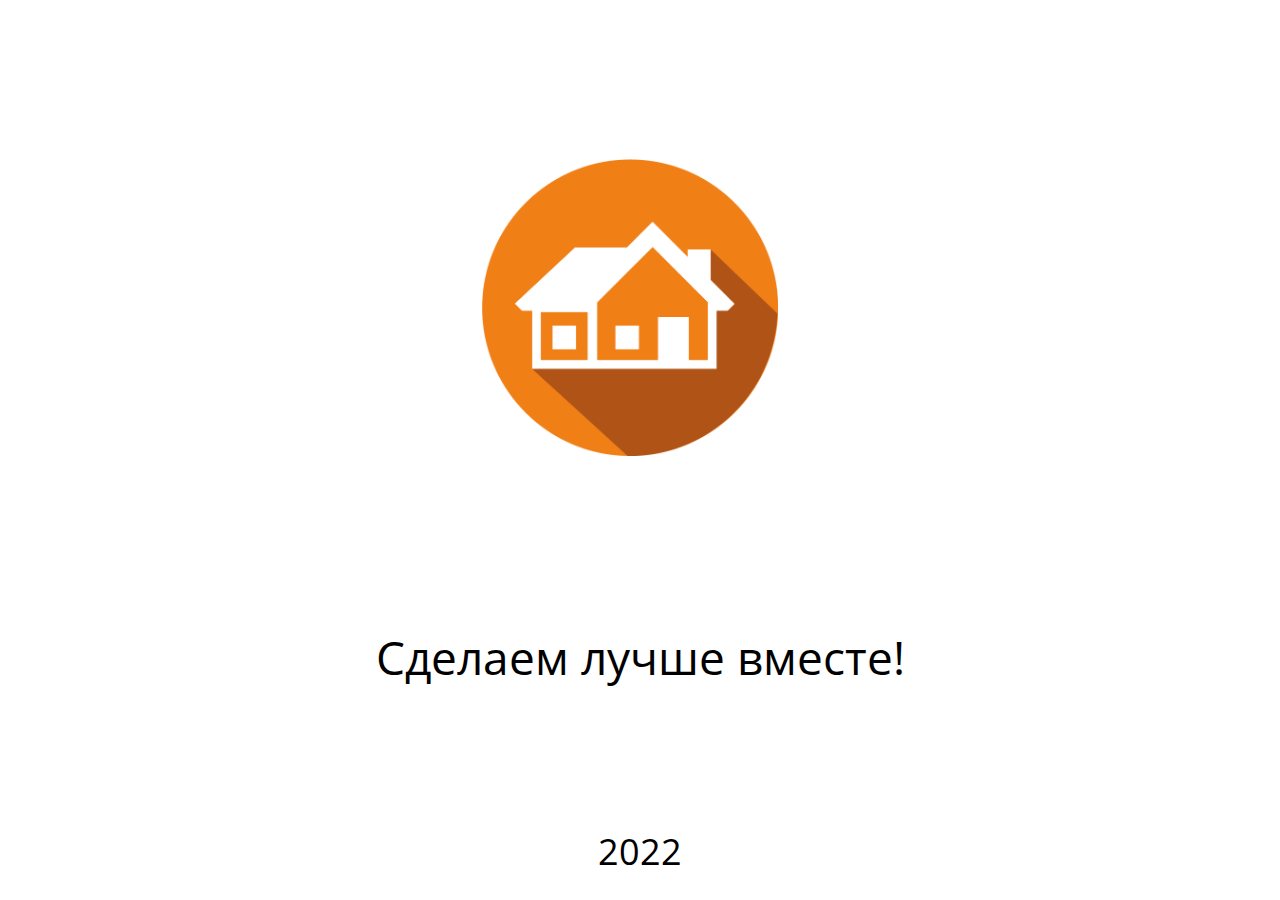
<file: index.html>
<!DOCTYPE html>
<html>

<head>
    <link rel="stylesheet" href="css/style.css">
    <script type="text/javascript">
        setTimeout('location.replace("index8.html")', 3000);
    </script>

    <noscript>
        <meta http-equiv="refresh" content="3; url=index2.html">
    </noscript>
</head>

<body>
    <div>
        <img id="logo" src="img/Vector.png">
        <p id="p">Сделаем лучше вместе!</p>
        <p id="year">2022</p>
    </div>
</body>

</html>
</file>
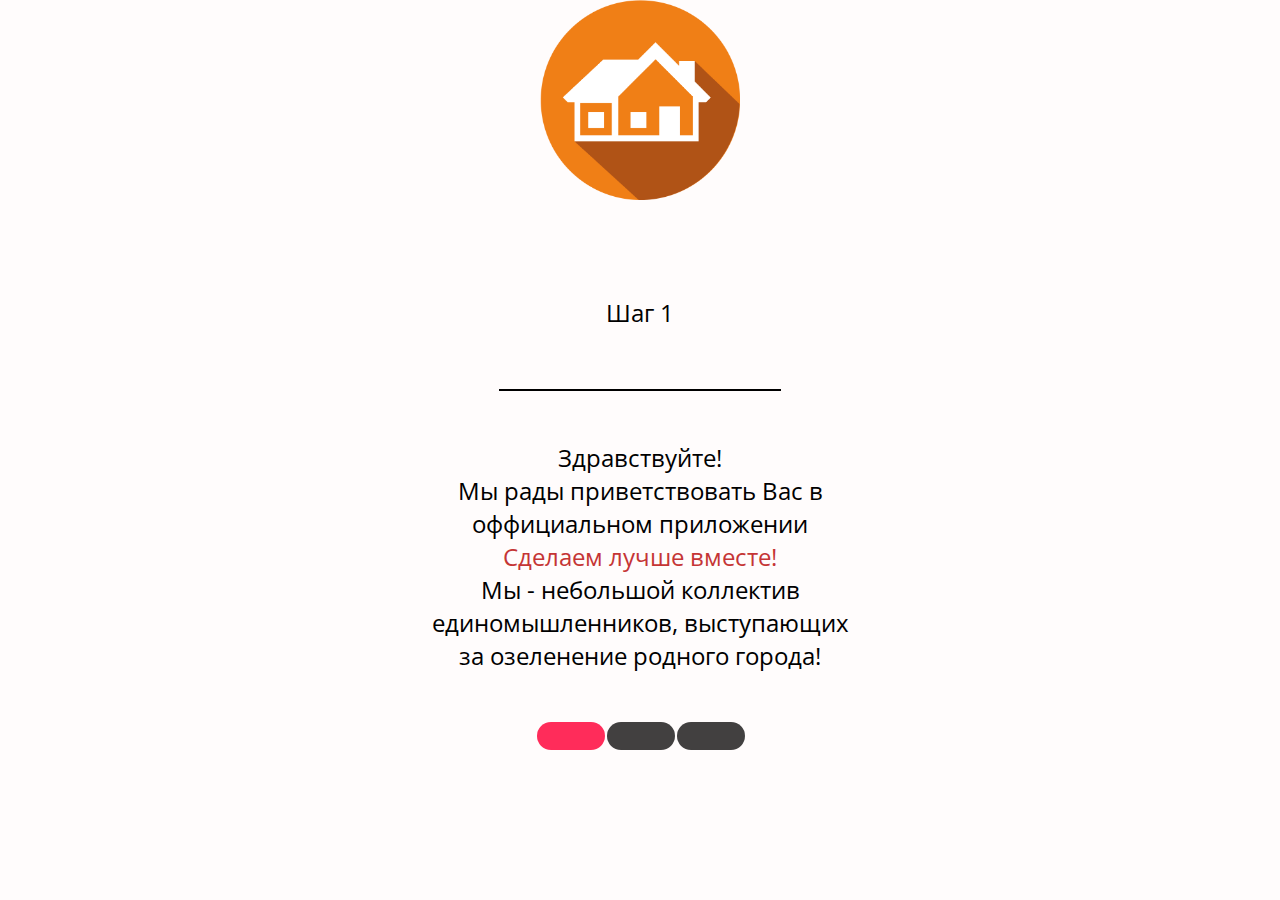
<file: index2.html>
<!DOCTYPE html>

<head>
    <link rel="stylesheet" href="css/style2.css">
</head>

<body>
    <img id="logo" src="./img/Vector.png">
    <p id="step1">Шаг 1</p>
    <div id="line"></div>
    <p id="main_text1">Здравствуйте!<br>Мы рады приветствовать Вас в<br>оффициальном приложении<br>
        <font color="#c53535">Сделаем лучше вместе! </font> <br> Мы - небольшой коллектив<br>
        единомышленников,
        выступающих
        <br>за озеленение родного города!
    </p>
    <div class="step_button">
        <button style="background: rgb(255, 44, 90);" id="but1" onclick="Ohran1()"></button>
        <button style="background: #424040" id="but2" onclick="Ohran2()"></button>
        <button style="background: #424040" id="but3" onclick="Ohran3()"></button>
        <script src="js/script.js"></script>
    </div>
</body>

</html>
</file>
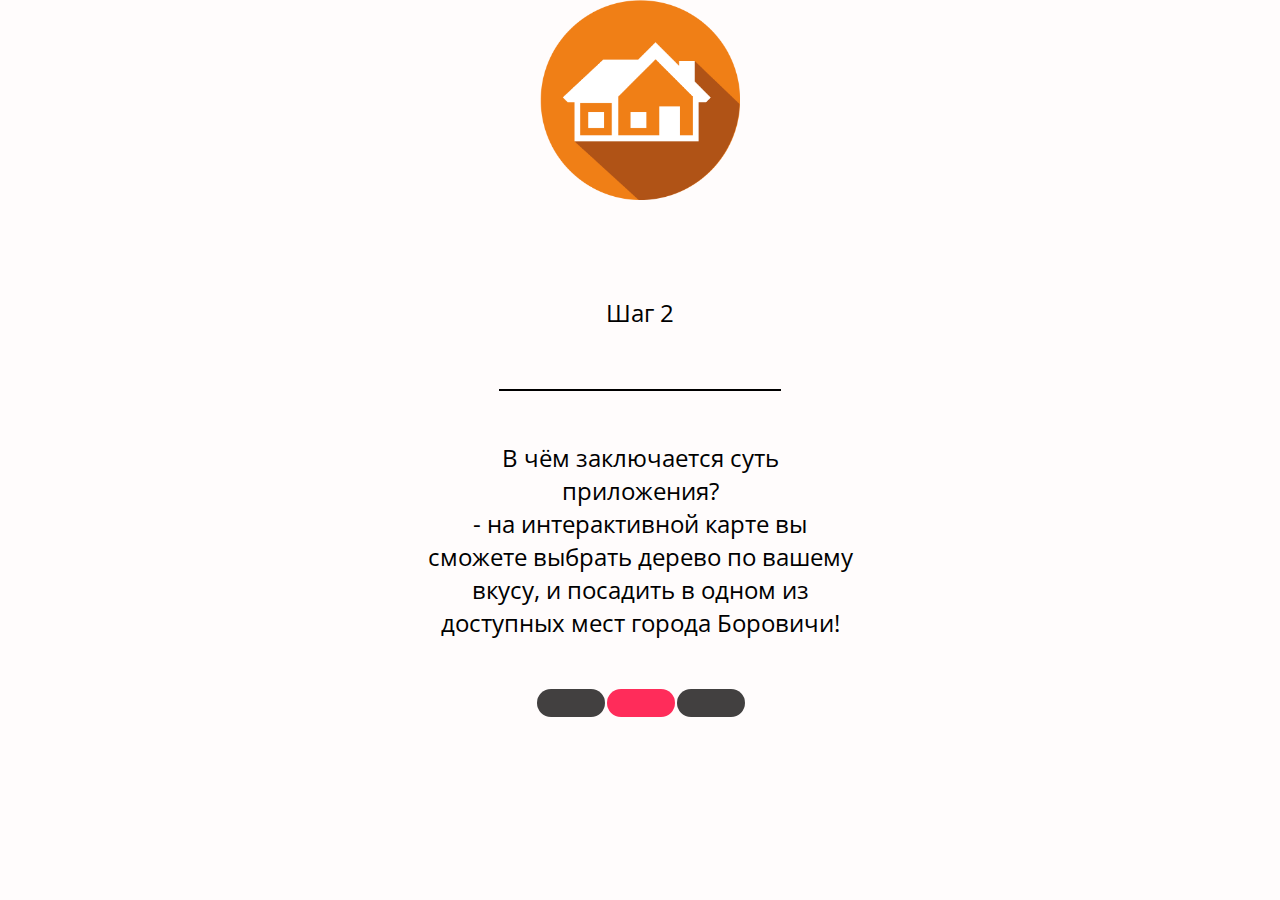
<file: index3.html>
<!DOCTYPE html>

<head>
    <link rel="stylesheet" href="css/style2.css">
</head>

<body>
    <img id="logo" src="./img/Vector.png">
    <p id="step1">Шаг 2</p>
    <div id="line"></div>
    <p id="main_text1">В чём заключается суть<br>приложения?<br>- на интерактивной карте вы<br>сможете выбрать дерево по
        вашему<br>вкусу, и посадить в одном из<br>доступных мест города Боровичи!</p>
    <div class="step_button">
        <button style="background: #424040 ;" id="but1" onclick="Ohran1()"></button>
        <button style="background: rgb(255, 44, 90);" id="but2" onclick="Ohran2()"></button>
        <button style="background: #424040" id="but3" onclick="Ohran3()"></button>
        <script src="js/script.js"></script>
    </div>
</body>

</html>
</file>
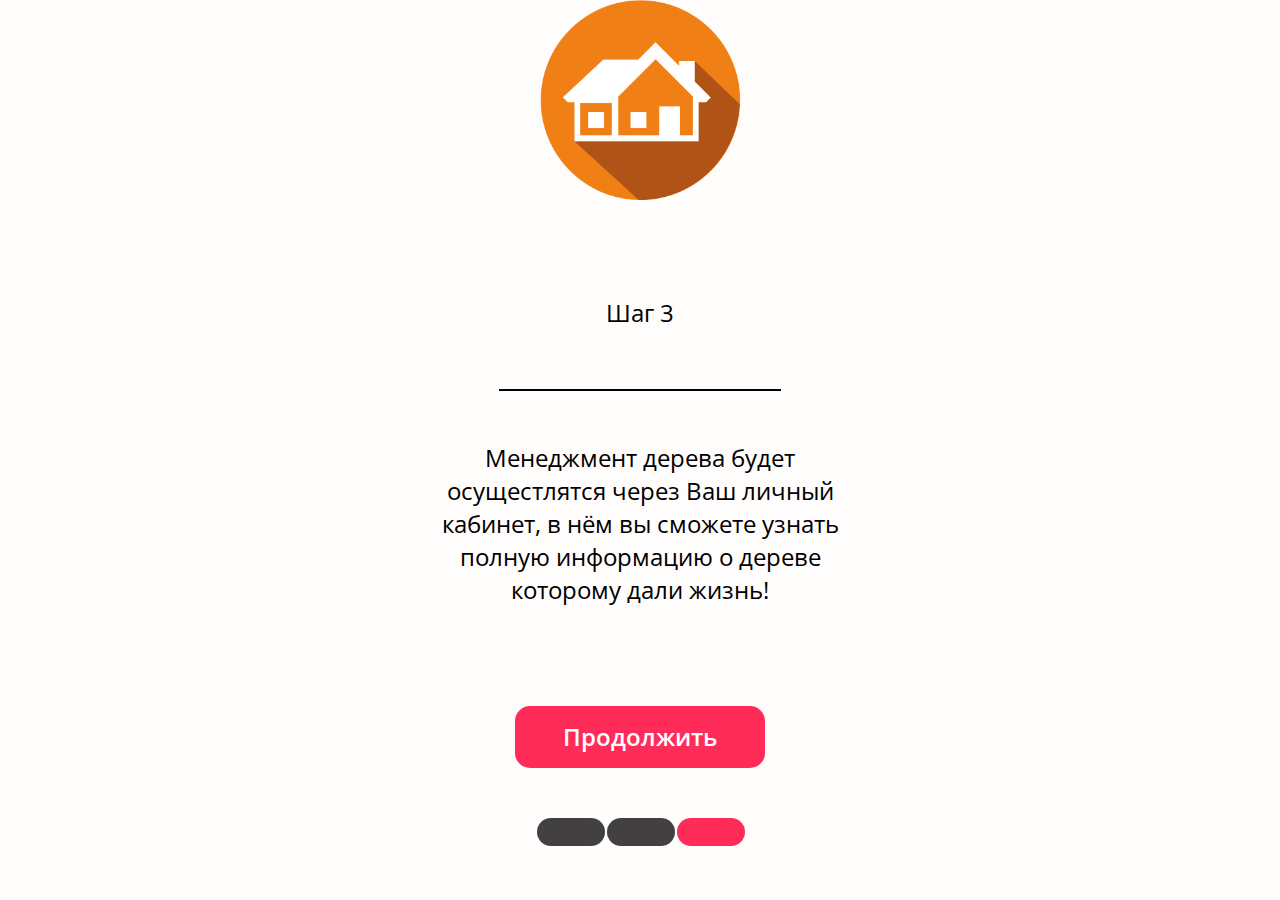
<file: index4.html>
<!DOCTYPE html>

<head>
    <link rel="stylesheet" href="css/style2.css">
</head>

<body>
    <img id="logo" src="./img/Vector.png">
    <p id="step1">Шаг 3</p>
    <div id="line"></div>
    <p id="main_text1">Менеджмент дерева будет<br>осущестлятся через Ваш личный<br>кабинет, в нём вы сможете узнать<br>
        полную информацию о дереве<br>которому дали жизнь!</p>
    <button id="but_cont" onclick="Ohran0()">
        <p id="but_text">Продолжить</p>
    </button>
    <div class="step_button">
        <button style="background: #424040 ;" id="but1" onclick="Ohran1()"></button>
        <button style="background: #424040" id="but2" onclick="Ohran2()"></button>
        <button style="background: rgb(255, 44, 90);" id="but3" onclick="Ohran3()"></button>
        <script src="js/script.js"></script>
    </div>
</body>

</html>
</file>
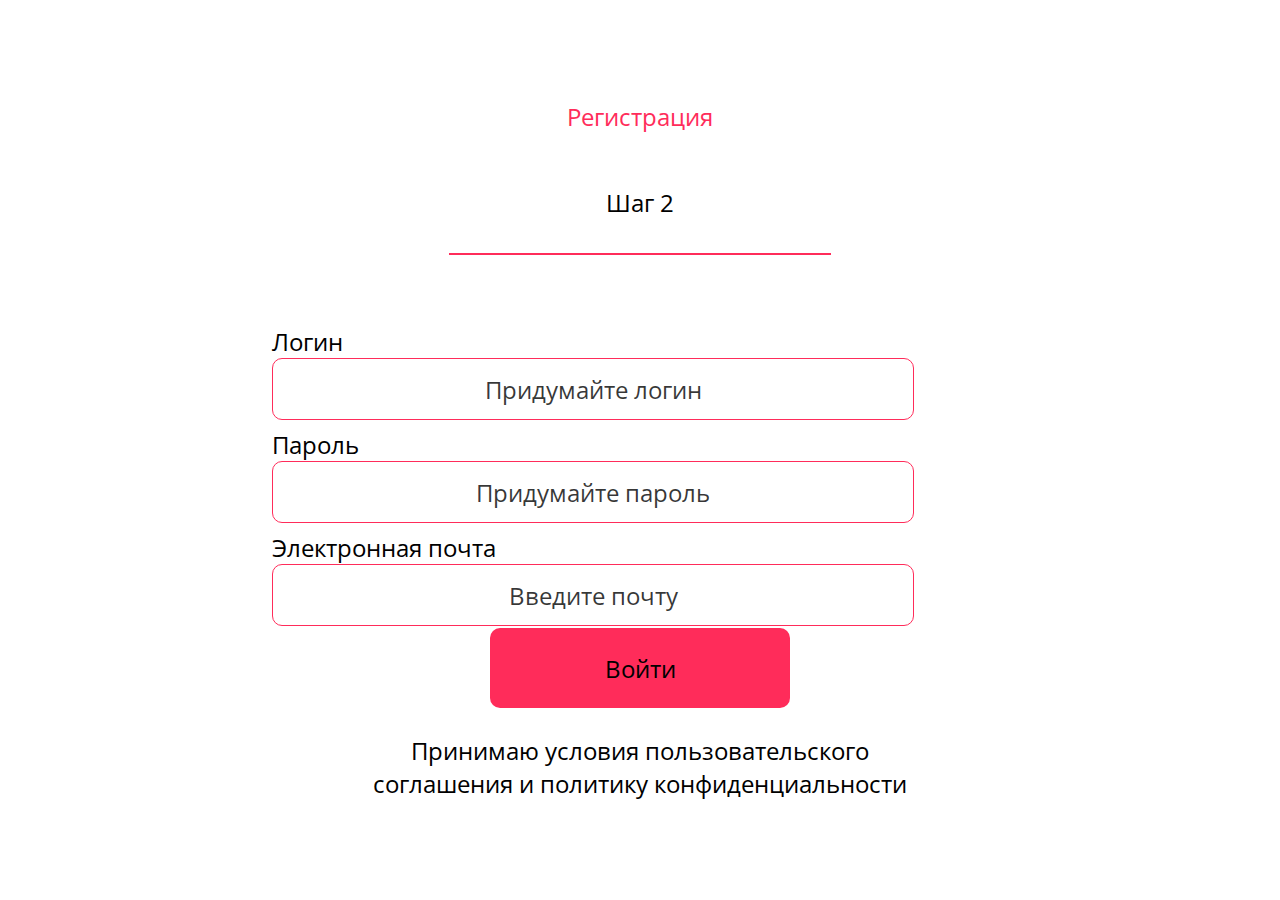
<file: index7.html>
<!DOCTYPE html>
<html>

<head>
    <link rel="stylesheet" href="css/style5.css">
</head>

<body>
    <div id="main_text">
        <p>Регистрация</p>
    </div>
    <div>
        <p id="step">Шаг 2</p>
        <div id="line"></div>
    </div>
    <div class="input">
        <p id="name">Логин</p>
        <input id="name_input" value="Придумайте логин" onclick="clean_input()">
        <p id="name">Пароль</p>
        <input id="name_input2_2" value="Придумайте пароль" onclick="clean_input2_2()">
        <p id="name">Электронная почта</p>
        <input id="name_input3" value="Введите почту" onclick="clean_input3()">
    </div>

    <button id="but_reg" onclick="Ohran6()">
        <p>Войти</p>
    </button>
    <p id="license">Принимаю условия пользовательского<br>соглашения и политику конфиденциальности</p>
    <script src="js/script.js"></script>
</body>

</html>
</file>
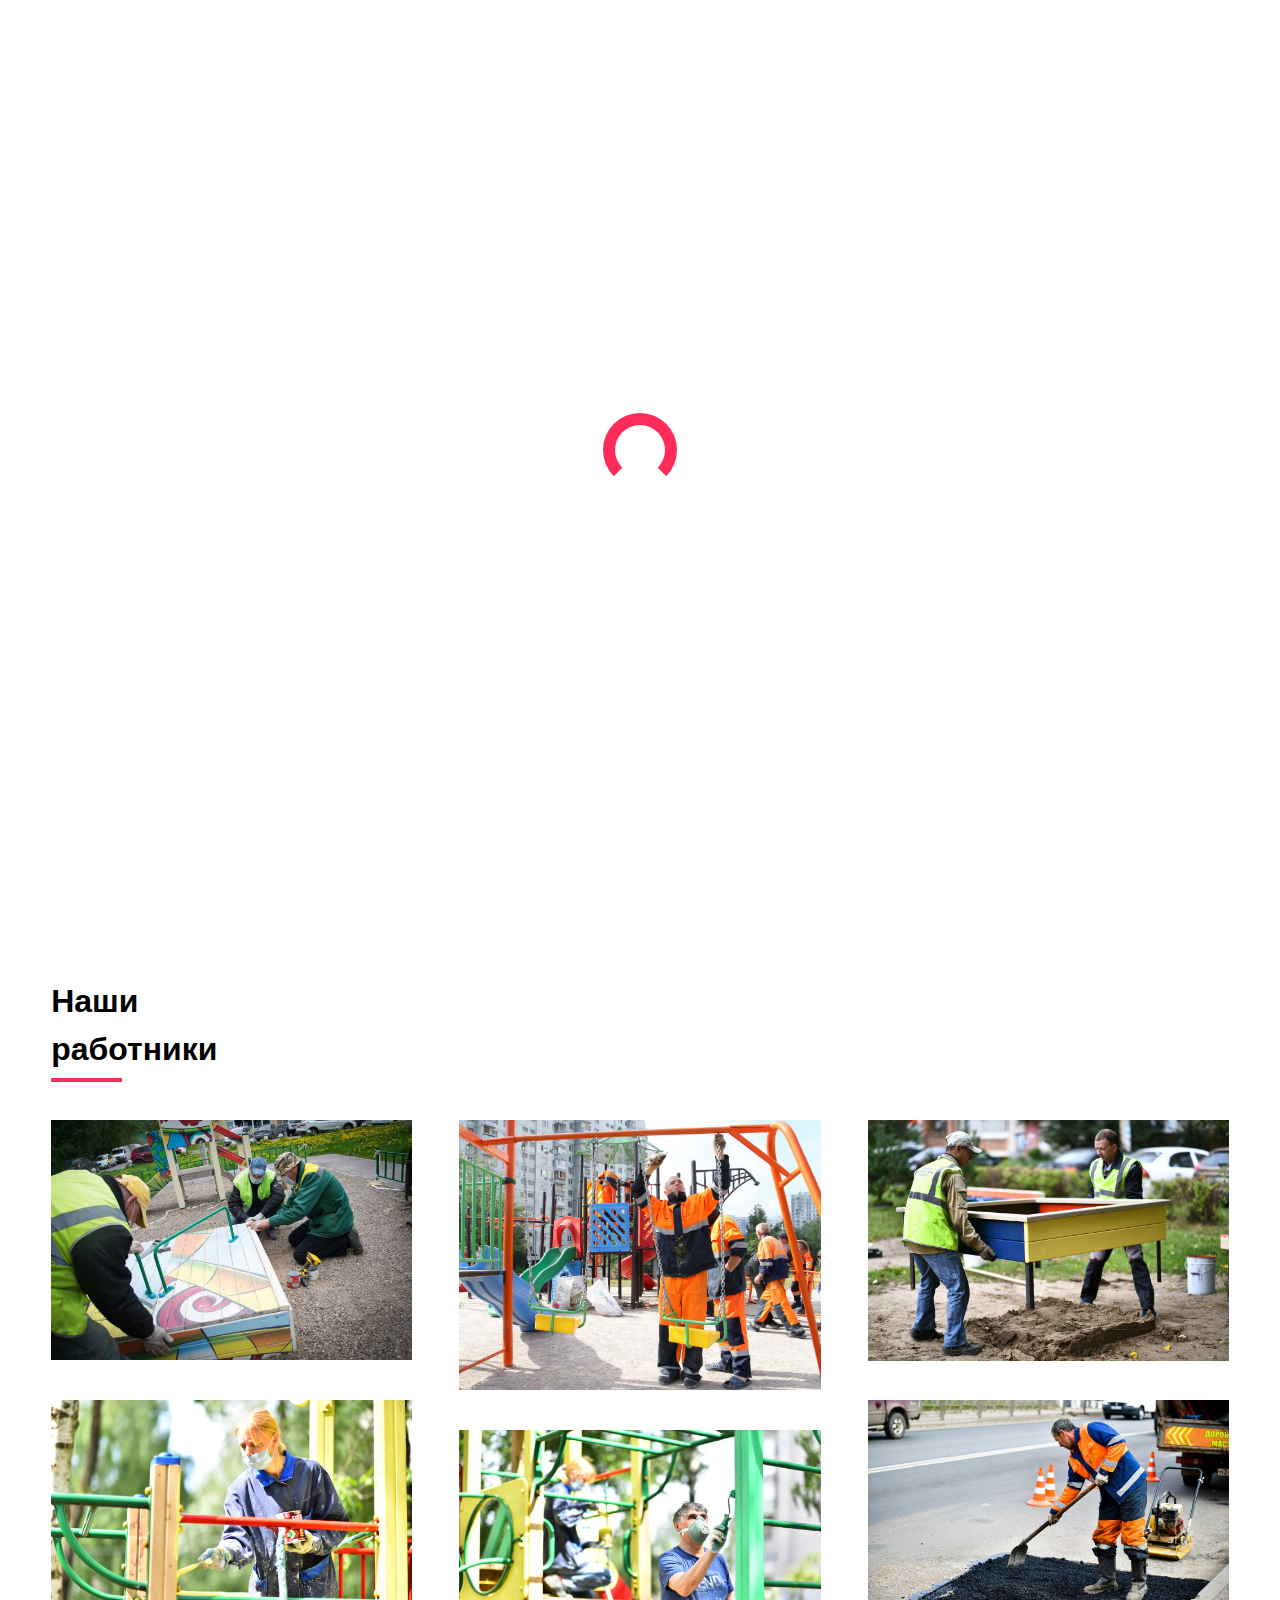
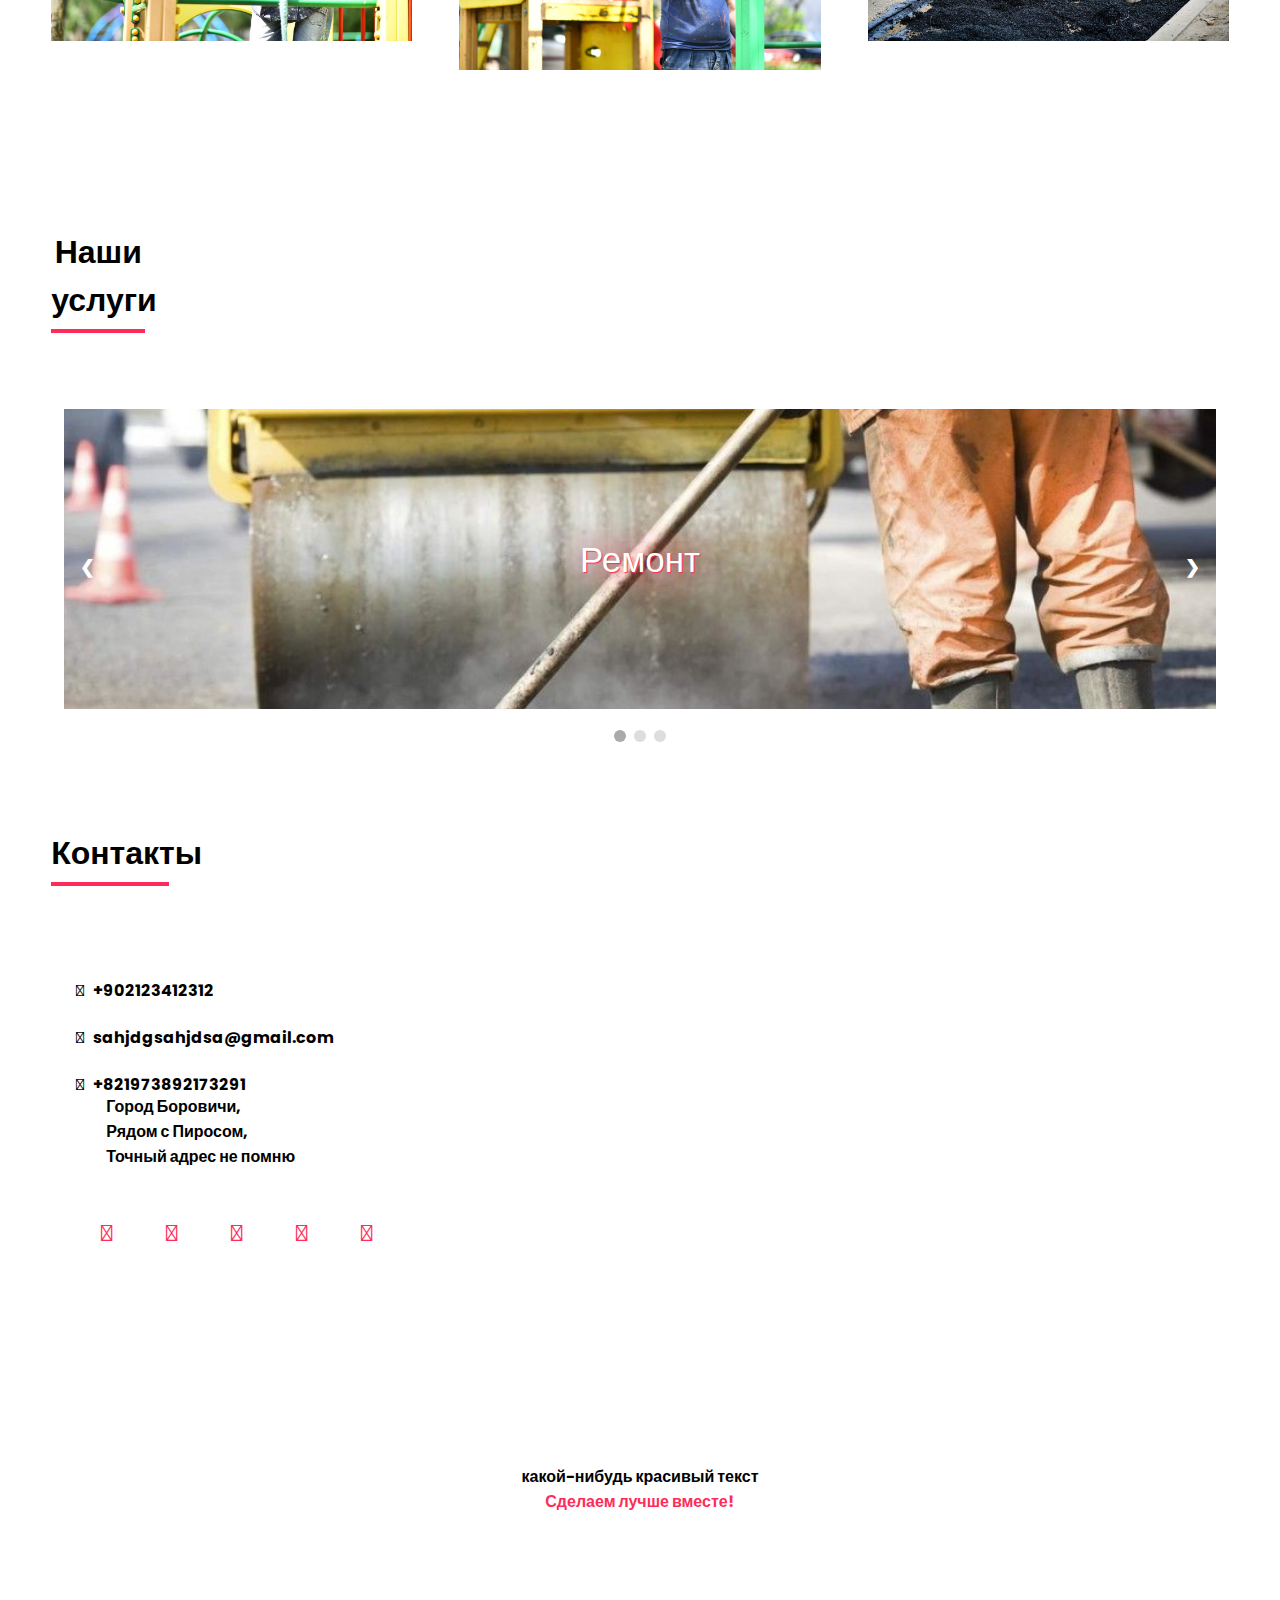
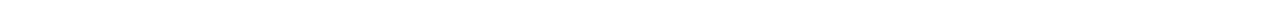
<file: index8.html>
<!DOCTYPE html>
<html lang="en">

<head>
    <meta charset="UTF-8">
    <meta name="viewport" content="width=device-width, initial-scale=1.0">
    <meta http-equiv="X-UA-Compatible" content="ie=edge">
    <title>СЛМ</title>
    <link rel="stylesheet" href="https://cdnjs.cloudflare.com/ajax/libs/animate.css/3.7.0/animate.min.css">
    <script src="https://code.jquery.com/jquery-3.3.1.min.js"
        integrity="sha256-FgpCb/KJQlLNfOu91ta32o/NMZxltwRo8QtmkMRdAu8=" crossorigin="anonymous"></script>
    <link rel="stylesheet" href="https://use.fontawesome.com/releases/v5.7.1/css/all.css"
        integrity="sha384-fnmOCqbTlWIlj8LyTjo7mOUStjsKC4pOpQbqyi7RrhN7udi9RwhKkMHpvLbHG9Sr" crossorigin="anonymous">
    <link rel="stylesheet" href="index.css">
    <link rel="stylesheet" href="https://maxcdn.bootstrapcdn.com/font-awesome/4.5.0/css/font-awesome.min.css">
</head>

<body>

    <div id="loading">
        <div id="spinner"></div>
    </div>
    <div id="magnify">
        <h1 onclick="closemagnify()"><i class="fas fa-times"></i></h1>
        <div id="img_here"></div>
    </div>
    <header id="header" class="animated slideInDown" style="animation-delay:1.8s;">
        <table>
            <tr>
                <td><img width="50px" src="./img/Vector.png" alt="">
                </td>
                <td id="logo">Сделаем лучше вместе!
                </td>
                <td id="navigation">
                    <a href="#work">Наши работники</a>
                    <a href="#contact">Контакты</a>
                    <a href="">Войти</a>
                    <a href="index2.html">Регистрация</a>
                </td>
            </tr>
        </table>
    </header>
    <table id="top_part">
        <tr>
            <td id="about" class="animated slideInLeft" style="animation-delay:2s;">
                <h1>Давайте сделаем город лучше! Оставьте заявку у нас на сайте!</h1>
                <button class="btn_one">Заявка</button><br>
                <table>
                    <tr>
                        <td class="animated zoomIn" style="animation-delay:2.2s;"><a class="social"><i
                                    class="fab fa-facebook"></i></a></td>
                        <td class="animated zoomIn" style="animation-delay:2.4s;"><a class="social"><i
                                    class="fab fa-twitter"></i></a></td>
                        <td class="animated zoomIn" style="animation-delay:2.6s;"><a class="social"><i
                                    class="fab fa-instagram"></i></a></td>
                        <td class="animated zoomIn" style="animation-delay:2.8s;"><a class="social"><i
                                    class="fab fa-dribbble"></i></a></td>
                        <td class="animated zoomIn" style="animation-delay:3.0s;"><a class="social"><i
                                    class="fab fa-medium"></i></a></td>
                    </tr>
                </table>
            </td>
            <td id="rightImage" class="animated jackInTheBox" style="animation-delay:2.2s;"></td>
        </tr>
    </table>

    <div id="work">
        <h1>Наши работники</h1>
        <div id="photos">
            <img onclick="magnify($(this).attr('src'))" src="./media/img/detp_remont 1.jpeg">
            <img onclick="magnify($(this).attr('src'))" src="./media/img/detp_remont 2.jpeg">
            <img onclick="magnify($(this).attr('src'))" src="./media/img/detp_remont 3.jpeg">
            <img onclick="magnify($(this).attr('src'))" src="./media/img/detp_remont 4.jpeg">
            <img onclick="magnify($(this).attr('src'))" src="./media/img/detp_remont 5.jpeg">
            <img onclick="magnify($(this).attr('src'))" src="./media/img/jam_remont 1.jpeg">

        </div>
    </div>
    <div id="bio">
        <h1>Наши услуги</h1>
    </div>
    <div class="slider">
        <div class="item">
            <img src="./media/img/jam_remont 2.jpeg" alt="Первый слайд">
            <div class="slideText">Ремонт</div>
        </div>

        <div class="item">
            <img src="./media/img/jam_remont 3.jpeg" alt="Второй слайд">
            <div class="slideText">Стройка</div>
        </div>

        <div class="item">
            <img src="./media/img/detp_remont 5.jpeg" alt="Третий слайд">
            <div class="slideText">Ещё что-то</div>
        </div>

        <a class="prev" onclick="minusSlide()">&#10094;</a>
        <a class="next" onclick="plusSlide()">&#10095;</a>
    </div>

    <div class="slider-dots">
        <span class="slider-dots_item" onclick="currentSlide(1)"></span>
        <span class="slider-dots_item" onclick="currentSlide(2)"></span>
        <span class="slider-dots_item" onclick="currentSlide(3)"></span>
    </div>

    <div id="contact">
        <h1>Контакты</h1>
        <table>

            <tr>
                <td>
                    <div id="inner_div">
                        <table id="inner_table">
                            <tr>
                                <td><i class="fas fa-phone"></i> &nbsp; +902123412312</td>
                            </tr>
                            <tr>
                                <td><i class="fas fa-at"></i> &nbsp; sahjdgsahjdsa@gmail.com</td>
                            </tr>
                            <tr>
                                <td><i class="fas fa-fax"></i> &nbsp; +821973892173291</td>
                            </tr>
                            <tr>
                                <td><i class="fas fa-map-marker-alt"></i>
                                    <div id="address">
                                        Город Боровичи,<br>
                                        Рядом с Пиросом,<br>
                                        Точный адрес не помню
                                    </div>
                                </td>
                            </tr>
                            <tr>
                                <td>
                                    <a class="social"><i class="fab fa-facebook"></i></a>
                                    <a class="social"><i class="fab fa-twitter"></i></a>
                                    <a class="social"><i class="fab fa-instagram"></i></a>
                                    <a class="social"><i class="fab fa-dribbble"></i></a>
                                    <a class="social"><i class="fab fa-medium"></i></a>
                                </td>
                            </tr>
                        </table>
                    </div>
                </td>
                <td>
                    <iframe
                        src="https://yandex.ru/map-widget/v1/?um=constructor%3Aa826ef3de22486f9fa2f15eef1ff4b22805640f698ac3e5e4299f4d2172445dd&amp;source=constructor"
                        width="100%" height="400" frameborder="0"></iframe>
                </td>
            </tr>
        </table>
    </div>
    <div id="footer">
        какой-нибудь красивый текст <br> <a href="">Сделаем лучше вместе!</a>
    </div>
    <script src="index.js" type="text/javascript"></script>
    <script>
        var slideIndex = 1;
        showSlides(slideIndex);

        /* Функция увеличивает индекс на 1, показывает следующй слайд*/
        function plusSlide() {
            showSlides(slideIndex += 1);
        }

        /* Функция уменьшяет индекс на 1, показывает предыдущий слайд*/
        function minusSlide() {
            showSlides(slideIndex -= 1);
        }

        /* Устанавливает текущий слайд */
        function currentSlide(n) {
            showSlides(slideIndex = n);
        }

        /* Основная функция слайдера */
        function showSlides(n) {
            var i;
            var slides = document.getElementsByClassName("item");
            var dots = document.getElementsByClassName("slider-dots_item");
            if (n > slides.length) {
                slideIndex = 1
            }
            if (n < 1) {
                slideIndex = slides.length
            }
            for (i = 0; i < slides.length; i++) {
                slides[i].style.display = "none";
            }
            for (i = 0; i < dots.length; i++) {
                dots[i].className = dots[i].className.replace(" active", "");
            }
            slides[slideIndex - 1].style.display = "block";
            dots[slideIndex - 1].className += " active";
        }
    </script>
</body>

</html>
</file>
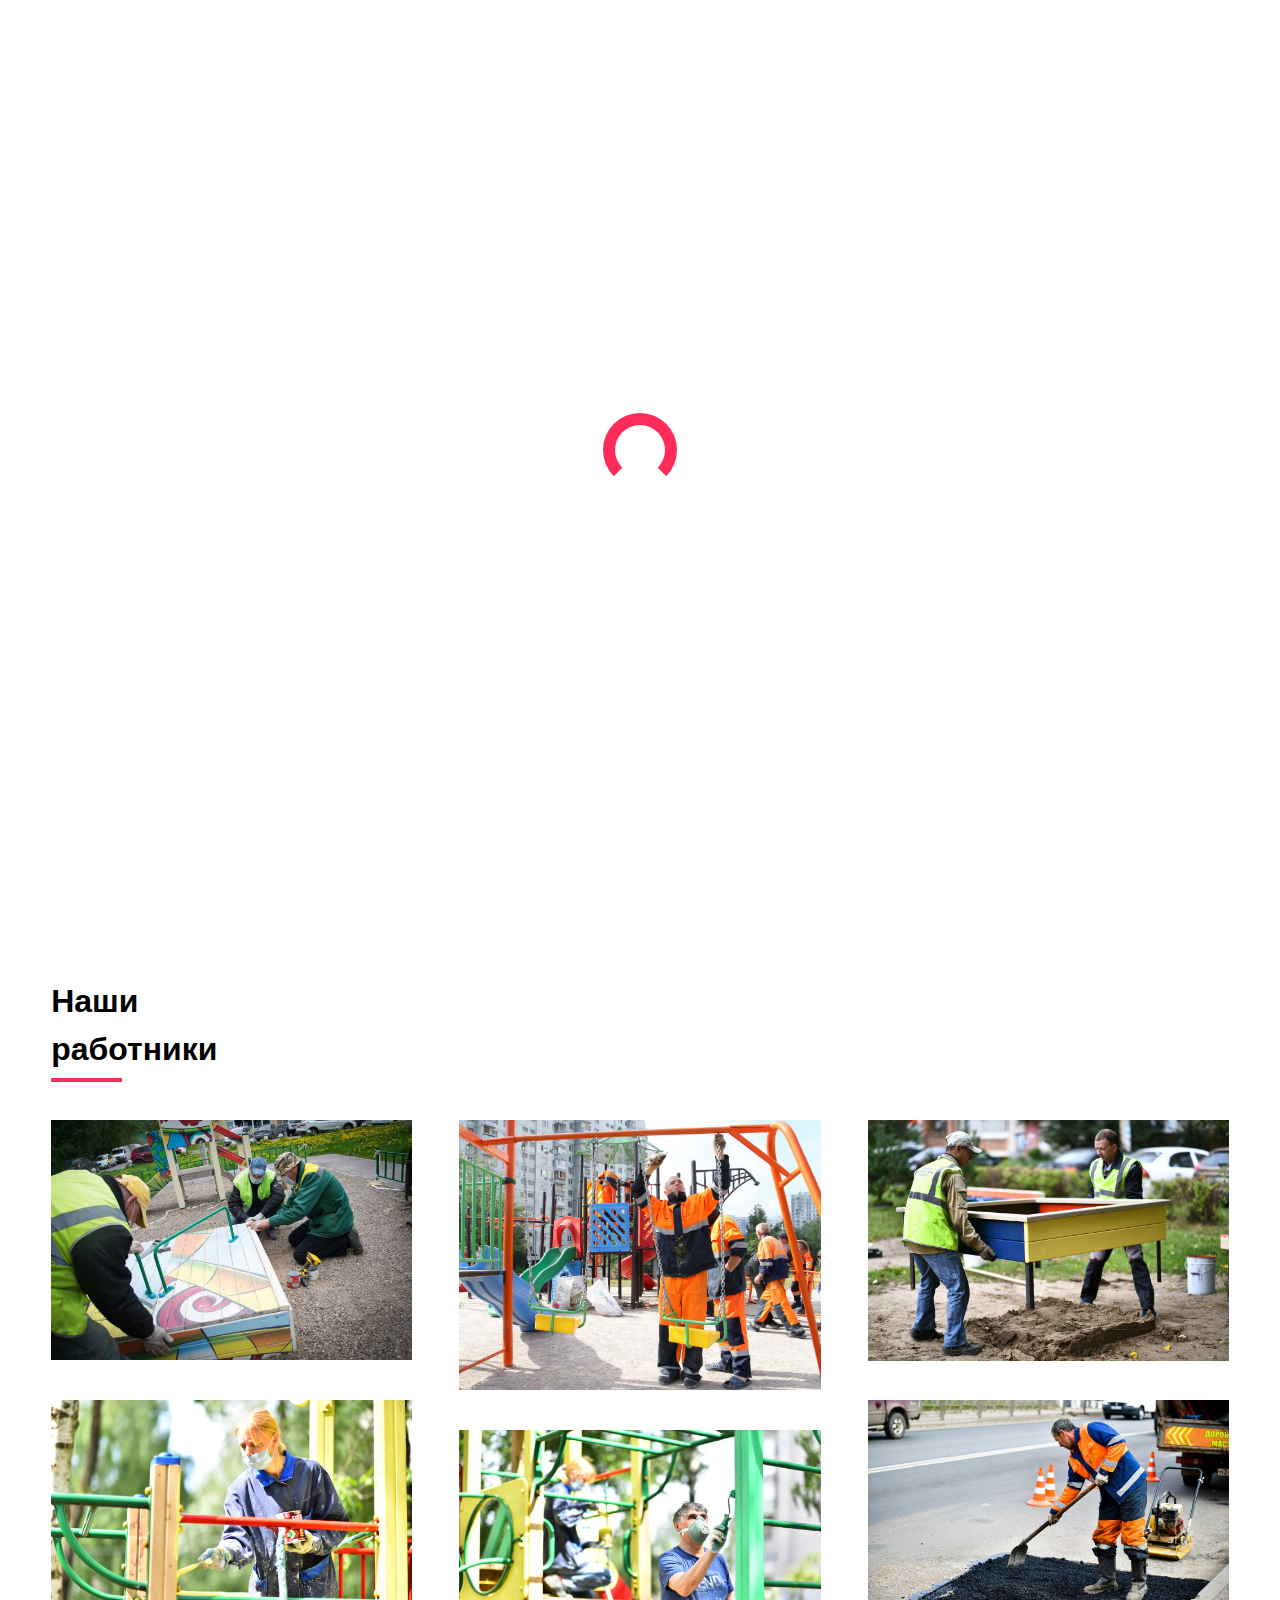
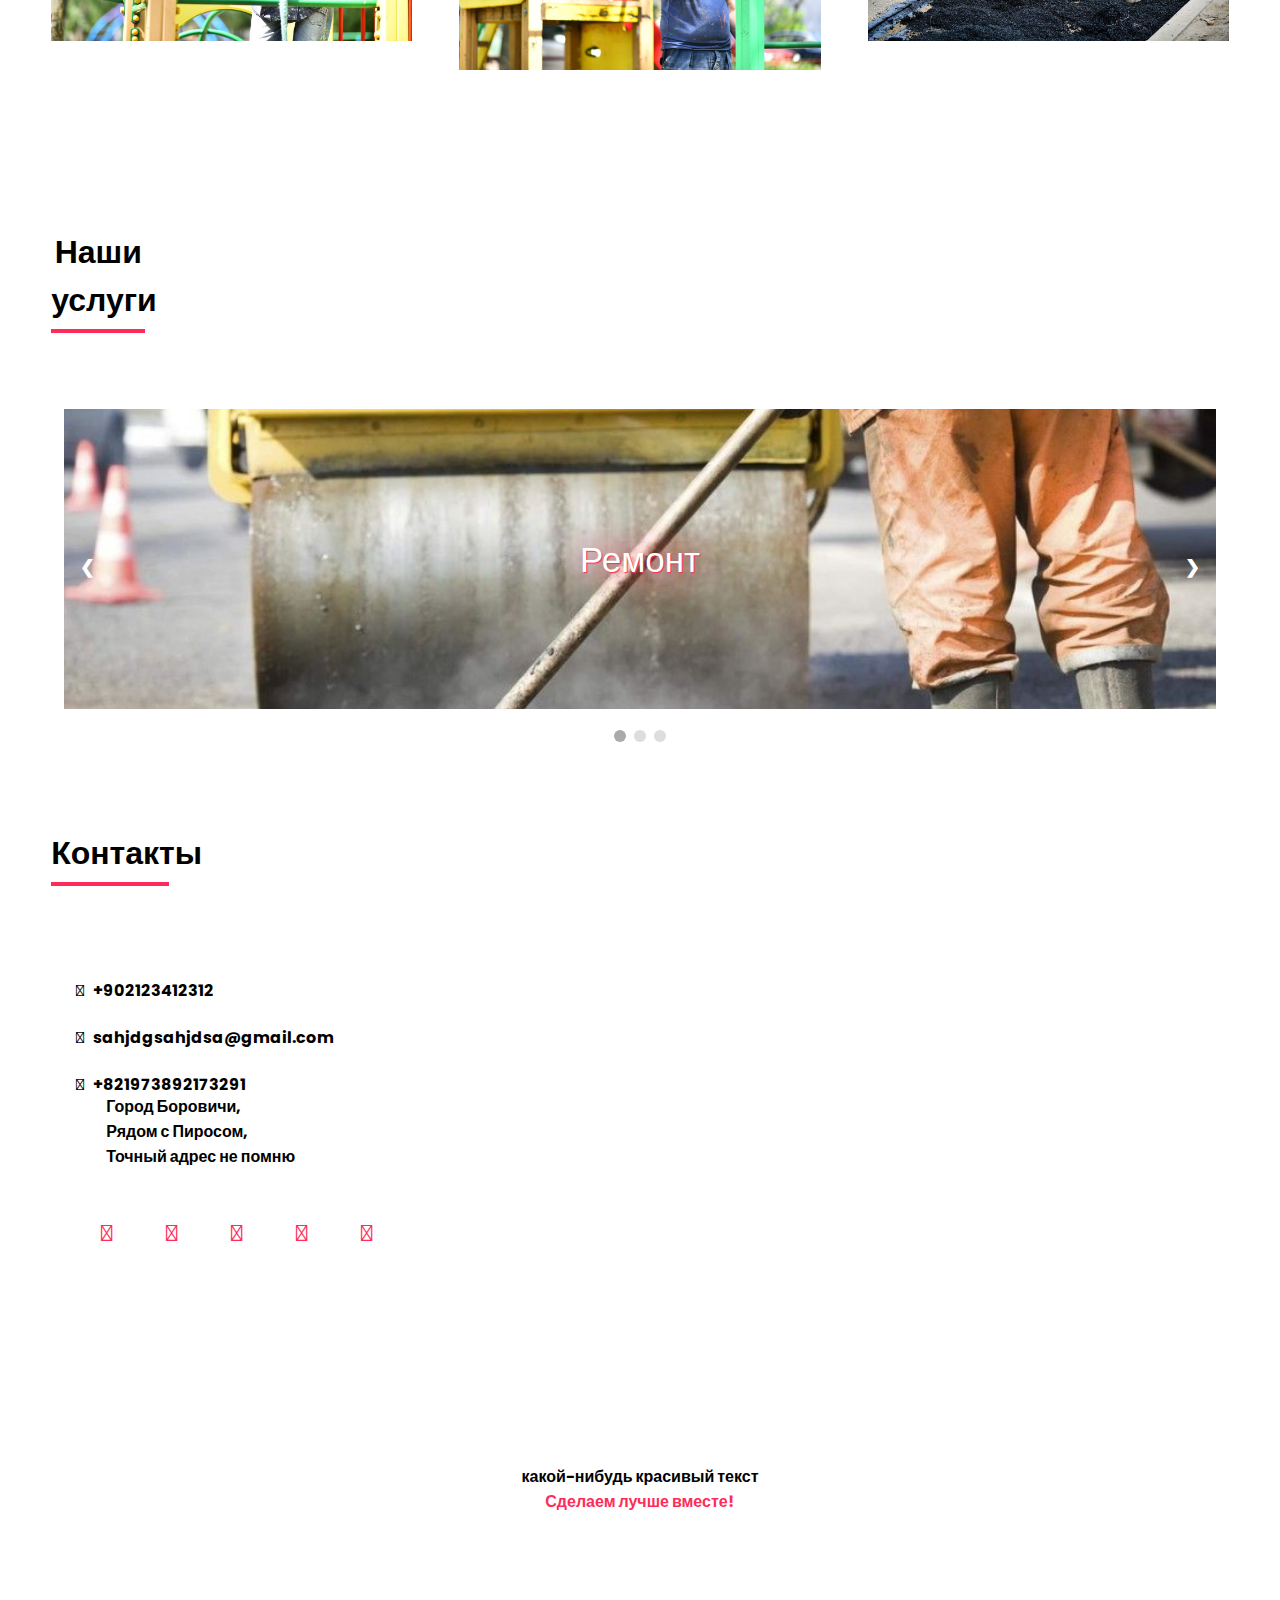
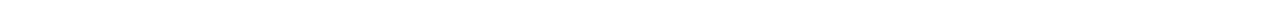
<file: index9.html>
<!DOCTYPE html>
<html lang="en">

<head>
    <meta charset="UTF-8">
    <meta name="viewport" content="width=device-width, initial-scale=1.0">
    <meta http-equiv="X-UA-Compatible" content="ie=edge">
    <title>СЛМ</title>
    <link rel="stylesheet" href="https://cdnjs.cloudflare.com/ajax/libs/animate.css/3.7.0/animate.min.css">
    <script src="https://code.jquery.com/jquery-3.3.1.min.js"
        integrity="sha256-FgpCb/KJQlLNfOu91ta32o/NMZxltwRo8QtmkMRdAu8=" crossorigin="anonymous"></script>
    <link rel="stylesheet" href="https://use.fontawesome.com/releases/v5.7.1/css/all.css"
        integrity="sha384-fnmOCqbTlWIlj8LyTjo7mOUStjsKC4pOpQbqyi7RrhN7udi9RwhKkMHpvLbHG9Sr" crossorigin="anonymous">
    <link rel="stylesheet" href="index.css">
    <link rel="stylesheet" href="https://maxcdn.bootstrapcdn.com/font-awesome/4.5.0/css/font-awesome.min.css">
</head>

<body>

    <div id="loading">
        <div id="spinner"></div>
    </div>
    <div id="magnify">
        <h1 onclick="closemagnify()"><i class="fas fa-times"></i></h1>
        <div id="img_here"></div>
    </div>
    <header id="header" class="animated slideInDown" style="animation-delay:1.8s;">
        <table>
            <tr>
                <td><img width="50px" src="./img/Vector.png" alt="">
                </td>
                <td id="logo">Сделаем лучше вместе!
                </td>
                <td id="navigation">
                    <a href="#work">Наши работники</a>
                    <a href="#contact">Контакты</a>
                    <a href="#">Заявки</a>
                    <a href="#">Личный кабинет</a>
                </td>
            </tr>
        </table>
    </header>
    <table id="top_part">
        <tr>
            <td id="about" class="animated slideInLeft" style="animation-delay:2s;">
                <h1>Давайте сделаем город лучше! Оставьте заявку у нас на сайте!</h1>
                <button class="btn_one">Заявка</button><br>
                <table>
                    <tr>
                        <td class="animated zoomIn" style="animation-delay:2.2s;"><a class="social"><i
                                    class="fab fa-facebook"></i></a></td>
                        <td class="animated zoomIn" style="animation-delay:2.4s;"><a class="social"><i
                                    class="fab fa-twitter"></i></a></td>
                        <td class="animated zoomIn" style="animation-delay:2.6s;"><a class="social"><i
                                    class="fab fa-instagram"></i></a></td>
                        <td class="animated zoomIn" style="animation-delay:2.8s;"><a class="social"><i
                                    class="fab fa-dribbble"></i></a></td>
                        <td class="animated zoomIn" style="animation-delay:3.0s;"><a class="social"><i
                                    class="fab fa-medium"></i></a></td>
                    </tr>
                </table>
            </td>
            <td id="rightImage" class="animated jackInTheBox" style="animation-delay:2.2s;"></td>
        </tr>
    </table>

    <div id="work">
        <h1>Наши работники</h1>
        <div id="photos">
            <img onclick="magnify($(this).attr('src'))" src="./media/img/detp_remont 1.jpeg">
            <img onclick="magnify($(this).attr('src'))" src="./media/img/detp_remont 2.jpeg">
            <img onclick="magnify($(this).attr('src'))" src="./media/img/detp_remont 3.jpeg">
            <img onclick="magnify($(this).attr('src'))" src="./media/img/detp_remont 4.jpeg">
            <img onclick="magnify($(this).attr('src'))" src="./media/img/detp_remont 5.jpeg">
            <img onclick="magnify($(this).attr('src'))" src="./media/img/jam_remont 1.jpeg">

        </div>
    </div>
    <div id="bio">
        <h1>Наши услуги</h1>
    </div>
    <div class="slider">
        <div class="item">
            <img src="./media/img/jam_remont 2.jpeg" alt="Первый слайд">
            <div class="slideText">Ремонт</div>
        </div>

        <div class="item">
            <img src="./media/img/jam_remont 3.jpeg" alt="Второй слайд">
            <div class="slideText">Стройка</div>
        </div>

        <div class="item">
            <img src="./media/img/detp_remont 5.jpeg" alt="Третий слайд">
            <div class="slideText">Ещё что-то</div>
        </div>

        <a class="prev" onclick="minusSlide()">&#10094;</a>
        <a class="next" onclick="plusSlide()">&#10095;</a>
    </div>

    <div class="slider-dots">
        <span class="slider-dots_item" onclick="currentSlide(1)"></span>
        <span class="slider-dots_item" onclick="currentSlide(2)"></span>
        <span class="slider-dots_item" onclick="currentSlide(3)"></span>
    </div>

    <div id="contact">
        <h1>Контакты</h1>
        <table>

            <tr>
                <td>
                    <div id="inner_div">
                        <table id="inner_table">
                            <tr>
                                <td><i class="fas fa-phone"></i> &nbsp; +902123412312</td>
                            </tr>
                            <tr>
                                <td><i class="fas fa-at"></i> &nbsp; sahjdgsahjdsa@gmail.com</td>
                            </tr>
                            <tr>
                                <td><i class="fas fa-fax"></i> &nbsp; +821973892173291</td>
                            </tr>
                            <tr>
                                <td><i class="fas fa-map-marker-alt"></i>
                                    <div id="address">
                                        Город Боровичи,<br>
                                        Рядом с Пиросом,<br>
                                        Точный адрес не помню
                                    </div>
                                </td>
                            </tr>
                            <tr>
                                <td>
                                    <a class="social"><i class="fab fa-facebook"></i></a>
                                    <a class="social"><i class="fab fa-twitter"></i></a>
                                    <a class="social"><i class="fab fa-instagram"></i></a>
                                    <a class="social"><i class="fab fa-dribbble"></i></a>
                                    <a class="social"><i class="fab fa-medium"></i></a>
                                </td>
                            </tr>
                        </table>
                    </div>
                </td>
                <td>
                    <iframe
                        src="https://yandex.ru/map-widget/v1/?um=constructor%3Aa826ef3de22486f9fa2f15eef1ff4b22805640f698ac3e5e4299f4d2172445dd&amp;source=constructor"
                        width="100%" height="400" frameborder="0"></iframe>
                </td>
            </tr>
        </table>
    </div>
    <div id="footer">
        какой-нибудь красивый текст <br> <a href="">Сделаем лучше вместе!</a>
    </div>
    <script src="index.js" type="text/javascript"></script>
    <script>
        var slideIndex = 1;
        showSlides(slideIndex);

        /* Функция увеличивает индекс на 1, показывает следующй слайд*/
        function plusSlide() {
            showSlides(slideIndex += 1);
        }

        /* Функция уменьшяет индекс на 1, показывает предыдущий слайд*/
        function minusSlide() {
            showSlides(slideIndex -= 1);
        }

        /* Устанавливает текущий слайд */
        function currentSlide(n) {
            showSlides(slideIndex = n);
        }

        /* Основная функция слайдера */
        function showSlides(n) {
            var i;
            var slides = document.getElementsByClassName("item");
            var dots = document.getElementsByClassName("slider-dots_item");
            if (n > slides.length) {
                slideIndex = 1
            }
            if (n < 1) {
                slideIndex = slides.length
            }
            for (i = 0; i < slides.length; i++) {
                slides[i].style.display = "none";
            }
            for (i = 0; i < dots.length; i++) {
                dots[i].className = dots[i].className.replace(" active", "");
            }
            slides[slideIndex - 1].style.display = "block";
            dots[slideIndex - 1].className += " active";
        }
    </script>
</body>

</html>
</file>
<file: css/style.css>
@import url('https://fonts.googleapis.com/css2?family=Open+Sans:wght@300&display=swap');
*{
    margin: 0;
    padding: 0;
    outline:none;
    border: none;
    font-family: 'Open Sans', sans-serif;
    text-decoration: none;
}

body{
    height: 100%;
    outline:none;
    border: none;
    display: flex;
    justify-content: center;
    align-items: center;
    }
    
    #logo {
    width: 297px;
    height: 297px;
    border: none;
    margin-top: 30%;
    margin-left: 20%;
    margin-bottom: 30%;
    }
    
    #p{
    margin-top: 5%;
    margin-bottom: 30%;
    font-family: Open Sans;
    font-style: normal;
    font-weight: normal;
    font-size: 46px;
    line-height: 22px;
    
    text-align: center;
    

    }
    #year{
    
    font-family: Open Sans;
    font-style: normal;
    font-weight: normal;
    font-size: 36px;
    
    text-align: center;
    }
</file>
<file: css/style2.css>
@import url('https://fonts.googleapis.com/css2?family=Open+Sans:wght@300&display=swap');
*{
    margin: 0;
    padding: 0;
    outline:none;
    border: none;
    font-family: 'Open Sans', sans-serif;
    font-style: normal;
    font-weight: normal;
}

body{
height: 100%;
background-color: #fffcfc;
display: flex;
flex-direction: column;
justify-content: center;
align-items: center;

}

#logo {
    display: flex;
width: 200px;

}

#step1{
height: 25px;
margin-top: 100px;
margin-bottom: 5%;  
font-size: 24px;
line-height: 25px;
    
text-align: center;
    
color: #000000;
    
}

#line {
    width: 280px;
    height: 0px;
    margin-bottom:50px;
    border: 1px solid #000000;   
}

#main_text1{
    font-size: 24px;
    text-align: center;
    
    color:#000000; 
}

.step_button{
    display: flex;
    flex-direction: row; 
    margin-top: 50px; 
    align-items: center;
    justify-content: center;
}
.step_button > button{
    height: 28px;
    width: 70px;
    border-radius: 30px;
    margin-left: 1%;
}

#but_cont{
    width: 250px;
    height: 62px;
    margin-top: 100px;
        
    background: rgb(255, 44, 90);
    backdrop-filter: blur(4px);
        
    border-radius: 15px;
        }

        #but_text{
            font-family: 'Open Sans', sans-serif;
        font-style: normal;
        font-weight: 600;
        font-size: 24px;
        line-height: 22px;
        
        color: #FFFFFF;
        }
</file>
<file: css/style5.css>
@import url('https://fonts.googleapis.com/css2?family=Open+Sans:wght@300&display=swap');
*{
    margin: 0;
    padding: 0;
    outline:none;
    border: none;
    font-family: 'Open Sans', sans-serif;
}
body{
height: 100%;
display: flex;
flex-direction: column;
justify-content: flex-start;
background-size: 100%;
background-color: #ffffff;
align-items: center;
}

#main_text{

margin-top: 100px;
font-size: 24px;
color: rgb(255, 44, 90);;
font-family: 'Open Sans', sans-serif;
font-style: normal;
font-weight: normal;
color: rgb(255, 44, 90);;
}

#step{
margin-top: 15%;
font-family: 'Open Sans', sans-serif;
font-style: normal;
font-weight: normal;
font-size: 24px;
line-height: 25px;

text-align: center;

color: #000000;
}

#line{
    width: 380px;
    margin-top: 10%; 
    border: 1px solid rgb(255, 44, 90);;
}

#name{
padding-top: 70px;
font-family: 'Open Sans', sans-serif;
font-size: 24px;
color: #000000;
}

#name_input, #name_input2, #name_input3, #name_input2_2 {
position: absolute;
width: 50%;
height: 60px;
font-family: 'Open Sans', sans-serif;
font-style: normal;
font-weight: normal;
font-size: 24px;
text-align:center;
color: rgba(0, 0, 0, 0.781);
border: 1px solid rgb(255, 44, 90);;


border-radius: 10px;
}

#enter_with_help{
    font-size: 24px;
    margin-top: 5%;
    color: #000000;
    font-family: 'Open Sans', sans-serif;
    font-style: normal;
    font-weight: normal;


color: #000000;
}

button{
    margin-top: 2%;
    background: none;
    outline: none !important;
}

img{
    width: 48px;
    height: 48px;
    outline:none;
}

#but_reg{
margin-top: 5%;
width: 300px;
height: 80px;
background: rgb(255, 44, 90);;
backdrop-filter: blur(100px);
color: #000000;
font-size: 24px;
border-radius: 10px;
}

#license{
    margin-top: 2%;
    font-family: 'Open Sans', sans-serif;
    font-style: normal;
    font-weight: normal;
    font-size: 24px;
    text-align: center;
    
    color: #000000;
}

.input{
padding-right: 40%;
}
</file>
<file: index.css>
@import url('https://fonts.googleapis.com/css?family=Poppins');

body {
    font-family: 'Poppins', sans-serif;
    padding:0px;
    margin:0px;
    max-width:100vw;
    overflow-x:hidden;
    scroll-behavior: smooth;
}
#loading {
    width: 100vw;
    height: 100vh;
    position: fixed;
    background: white;
    z-index: 999;
    display: flex;
    justify-content: center;
    flex-direction: column;
    align-items: center;
}
#spinner {
    animation: rotate 0.56s infinite linear;
    width:50px;
    height:50px;
    border:12px solid rgb(255, 44, 90);
    border-bottom:12px solid #fff;
    border-radius:50%;
    margin:0;
}
@keyframes rotate {
    0% {transform: rotate(0deg);}
    100% {transform: rotate(360deg);}
}
header {
    width:92vw;
    padding:6vh 4vw;
    position:fixed;
    font-weight:bold;
    background:transparent;
    color:black;
    transition:0.4s ease-in-out;
    z-index:2;
}
header table {
    width:100%;
}
#logo {
    width:20%;
}
#navigation {
    width:80%;
}
#magnify {
    width:100vw;
    height:100vh;
    background:rgba(0, 0, 0, 0.92);
    position:fixed;
    z-index:4;
    display:none;
    flex-direction: column;
    justify-content:center;
}
#magnify h1 {
    position:absolute;
    top:0;
    right:0;
    margin:20px 40px;
    color:#fff;
    transition:0.4s ease-in-out;
}
#magnify h1:hover{
    color:rgb(255, 44, 90);
    cursor:pointer;
}
#img_here {
    width:90%;
    height:90%;
    background-size:contain !important;
    background-repeat:no-repeat !important;
    margin:0px auto;
}
#logo {
    font-size:24px;
    color:rgb(255, 44, 90);
}
#navigation {
    text-align:right;
}
#navigation a {
    color:inherit;
    text-decoration:none;
    padding:5px 10px;
    border-bottom:2px solid transparent;
    margin-left:4vw;
    transition:0.4s ease-in-out;
}
#navigation a:hover{
    border-bottom:2px solid #fff;
}
#top_part {
    width:100%;
    border:2vh solid #fff;
}
#top_part tr td{
    width:50%;
}
#about {
    width:84% !important;
    height:95vh;
    display:flex;
    flex-direction:column;
    justify-content:center;
    text-align:left;
    padding:0px 8%;
}
#about h1 {
    font-size:45px;
    word-wrap:break-word;
}
#about table {
    width:70%;
    margin-top:4vh;
}
#about table tr td {
    width:20% !important;
    text-align:left;
}
.social {
    color:rgb(255, 44, 90);
    font-size:23px;
    padding:12px 17px;
    border-radius:50%;
    background:transparent;
    transition:0.4s ease-in-out;
    font-weight:bold;
    margin:0px 8px;
}
.social:hover { 
    cursor: pointer;
    color:#fff;
    background:rgb(255, 44, 90);
    box-shadow:0px 10px 30px rgba(255, 66, 107,0.8);
}
.btn_one {
    font-size:18px;
    font-family: 'Poppins', sans-serif;
    color:rgb(255, 44, 90);
    background:#fff;
    border:3px solid rgb(255, 44, 90);
    padding:8px 40px;
    width:35%;
    border-radius:80px;
    font-weight:bold;
    margin:2vh 0px;
    transition:0.4s ease-in-out;
}
.btn_one:hover {
    box-shadow:0px 10px 30px rgba(255, 44, 90, 0.8);
    cursor:pointer;
    color:#fff;
    background:rgb(255, 44, 90);
}
#rightImage {
    width:100%;
    height:95vh;
    background:url("./media/img/rem_zdaniy 1.jpeg") center center;
    background-size:cover;
    background-repeat:no-repeat;
}
#work {
    width:92vw;
    padding:6vh 4vw;
    font-weight:bold;
}
#work h1 {
    padding:5px 0px;
    border-bottom:4px solid rgb(255, 44, 90);
    width:6%;
}
#photos {
    width:100%;
    columns:3;
    column-gap:4%;
    z-index:1;
    transition:0.4s ease-in-out;
}
#photos img {
    width:100%;
    height:auto;
    margin:4.5% 0px;
    transition:0.4s ease-in-out;
}
#photos img:hover {
    transform: scale(1.1);
    cursor: pointer;
}
#bio {
    width:92vw;
    padding:6vh 4vw;
    font-weight:bold;
    align-items: center;
    text-align: center;
}
#bio h1 {
    padding:5px 0px;
    border-bottom:4px solid rgb(255, 44, 90);
    width:8%;
    align-items: center;
    text-align: center;
}
#contact {
    width:92vw;
    padding:6vh 4vw;
}
#contact h1 {
    padding:5px 0px;
    border-bottom:4px solid rgb(255, 44, 90);
    width:10%;
}
#contact table {
    width:100%;
}
#contact table tr td {
    width:50%;
}
#inner_div table{
    width:100%;
}
#inner_div table tr td{
    font-weight:bold;
}
#inner_table tr td{
    padding:10px 20px !important;
}
#contact form {
    width:100%;
}
#contact form input {
    width:96%;
    margin:20px 1%;
    background:transparent;
    border:0px;
    border-bottom:3px solid rgba(255, 44, 90,0.5);
    padding:8px 10px;
    font-family: 'Poppins', sans-serif;
    font-size:18px;
    transition:0.4s ease-in-out;
    color:#000;
    font-weight:bold;
}
#contact form textarea {
    width:96%;
    margin:20px 1%;
    padding:8px 10px;
    border:0px;
    border-bottom:3px solid rgba(255, 44, 90,0.5);
    padding:8px 10px;
    font-family: 'Poppins', sans-serif;
    font-size:18px;
    background:transparent;
    resize:none;
    transition:0.4s ease-in-out;
    color:#000;
    font-weight:bold;
}
#contact form input:focus {
    outline:none;
    border-bottom:3px solid rgba(255, 44, 90,1);
}
#contact form textarea:focus {
    outline:none;
    border-bottom:3px solid rgba(255, 44, 90,1);
}
#address {
    position:relative;
    top:-25px;
    left:30px;
}
#footer {
    width:100%;
    padding:10vh 0px;
    text-align:center;
    font-weight:bold;
}
#footer a {
    color:rgb(255, 44, 90);
    text-decoration:none;
}
::placeholder {
    color:#000;
}
button:focus {
    outline:none;
}
::-webkit-scrollbar {
    width:5px;
    height:5px;
}
::-webkit-scrollbar-track {
    background: #f1f1f1; 
}
::-webkit-scrollbar-thumb {
    background: rgb(0, 0, 0); 
}
::-webkit-scrollbar-thumb:hover {
    background: rgba(0, 0, 0,0.8); 
}

@media (max-width: 1000px){
    #photos {
    columns:1;
    column-gap:0%;
    }
    #photos img {
        margin:2% 0px;
    }
    #photos img:hover {
        transform: scale(1);
        cursor: pointer;
    }
    #rightImage {
        display:none;
    }
    #top_part {
        border:0px;
    }
    #top_part tr td{
        width:100%;
        text-align:center;
    }
    #about {
        width:92% !important;
        height:75vh;
        padding-top:20vh !important;
        text-align:center;
        padding:0px 4%;
    }
    #about table {
        width:100%;
        margin-top:6vh;
    }
    #about table tr td {
        text-align:center;
    }
    .btn_one {
    padding:6px 30px;
    width:60%;
    margin:4vh auto;
    box-shadow:0px 10px 20px rgba(255, 44, 90, 0.8);
    background:rgb(255, 44, 90);
    color:#fff;
    }
    .btn_one:hover {
        box-shadow:0px 10px 40px rgba(255, 44, 90, 0.8);
        cursor:pointer;
    }
    #contact table tr td {
        width:100%;
        display:block;
    }
    #inner_table tr td{
        padding:10px 0px !important;
    }
    #contact form input {
        width:90%;
    }
    #contact form textarea {
        width:90%;
    }
    #work h1 {
        width:19%;
    }
    #bio h1 {
        width:25%;
    }
    #contact h1 {
        width:33%;
    }
    header {
        width:96vw;
        background:#fff;
        padding:4vh 2vw;
        position:absolute;
    }
    #header table tr td {
        width:100%;
        display:block;
        text-align:center;
        padding:15px 0px;
    }
    #navigation a {
        color:#000;
    }
}

.slider{
    max-width: 90%;
    position: relative;
    margin: auto;
    height: 300px;
    margin-bottom: 15px;
}

.slider .item img {
    object-fit: cover;
    width: 100%;
    height: 300px;
    border: none !important;
    box-shadow: none !important;
}

.slider .prev, .slider .next {
    cursor: pointer;
    position: absolute;
    top: 0;
    top: 50%;
    width: auto;
    margin-top: -22px;
    padding: 16px;
    color: white;
    font-weight: bold;
    font-size: 18px;
    transition: 0.6s ease;
    border-radius: 0 3px 3px 0;
}

.slider .prev{
  display: block;
  
}

.slider .next {
    right: 0;
    border-radius: 3px 0 0 3px;
}

.slider .prev:hover,
.slider .next:hover {
    background-color: rgba(0, 0, 0, 0.8);
}

.slideText {
    position: absolute;
    color: rgb(255, 255, 255);
    font-size: 35px;
    font-family: 'Poppins', sans-serif;

    left: 50%;
    top: 50%;
    transform: translate(-50%, -50%);

    text-shadow: 1px 1px 1px rgb(255, 44, 90), 0 0 1em rgb(255, 44, 90);
}

.slider-dots {
    text-align: center;
}
.slider-dots_item{
    cursor: pointer;
    height: 12px;
    width: 12px;
    margin: 0 2px;
    background-color: #ddd;
    border-radius: 50%;
    display: inline-block;
    transition: background-color 0.6s ease;
}
.active,
.slider-dots_item:hover {
    background-color: #aaa;
}

.slider .item {
    -webkit-animation-name: fade;
    -webkit-animation-duration: 1.5s;
    animation-name: fade;
    animation-duration: 1.5s;
}

@-webkit-keyframes fade {
    from {
        opacity: .4
    }
    to {
        opacity: 1
    }
}
@keyframes fade {
    from {
        opacity: .4
    }
    to {
        opacity: 1
    }
}

a {
  color: inherit;
}

.cards-wrapper {
  display: grid;
  justify-content: center;
  align-items: center;
  grid-template-columns: 1fr 1fr 1fr;
  grid-gap: 4rem;
  padding: 4rem;
  margin: 0 auto;
  width: max-content;
}

.card {
  font-family: 'Heebo';
  --bg-filter-opacity: 0.5;
  background-image: linear-gradient(rgba(0,0,0,var(--bg-filter-opacity)),rgba(0,0,0,var(--bg-filter-opacity))), var(--bg-img);
  height: 20em;
  width: 15em;
  font-size: 1.5em;
  color: white;
  border-radius: 1em;
  padding: 1em;
  display: flex;
  align-items: flex-end;
  background-size: cover;
  background-position: center;
  box-shadow: 0 0 5em -1em black;
  transition: all, var(--transition-time);
  position: relative;
  overflow: hidden;
  border: 10px solid #ccc;
  text-decoration: none;
}

.card:hover {
  transform: rotate(0);
}

.card h1 {
  margin: 0;
  font-size: 1.5em;
  line-height: 1.2em;
}

.card p {
  font-size: 0.75em;
  font-family: 'Open Sans';
  margin-top: 0.5em;
  line-height: 2em;
}

.card .tags {
  display: flex;
}

.card .tags .tag {
  font-size: 0.75em;
  background: rgba(255,255,255,0.5);
  border-radius: 0.3rem;
  padding: 0 0.5em;
  margin-right: 0.5em;
  line-height: 1.5em;
  transition: all, var(--transition-time);
}

.card:hover .tags .tag {
  background: var(--color);
  color: white;
}

.card .date {
  position: absolute;
  top: 0;
  right: 0;
  font-size: 0.75em;
  padding: 1em;
  line-height: 1em;
  opacity: .8;
}

.card:before, .card:after {
  content: '';
  transform: scale(0);
  transform-origin: top left;
  border-radius: 50%;
  position: absolute;
  left: -50%;
  top: -50%;
  z-index: -5;
  transition: all, var(--transition-time);
  transition-timing-function: ease-in-out;
}

.card:before {
  background: #ddd;
  width: 250%;
  height: 250%;
}

.card:after {
  background: white;
  width: 200%;
  height: 200%;
}

.card:hover {
  color: var(--color);
}

.card:hover:before, .card:hover:after {
  transform: scale(1);
}

.card-grid-space .num {
  font-size: 3em;
  margin-bottom: 1.2rem;
  margin-left: 1rem;
}

.info {
  font-size: 1.2em;
  display: flex;
  padding: 1em 3em;
  height: 3em;
}

.info img {
  height: 3em;
  margin-right: 0.5em;
}

.info h1 {
  font-size: 1em;
  font-weight: normal;
}


@media screen and (max-width: 1285px) {
  .cards-wrapper {
    grid-template-columns: 1fr 1fr;
  }
}

@media screen and (max-width: 900px) {
  .cards-wrapper {
    grid-template-columns: 1fr;
  }
  .info {
    justify-content: center;
  }
  .card-grid-space .num {
    margin-left: 0;
    text-align: center;
  }
}

@media screen and (max-width: 500px) {
  .cards-wrapper {
    padding: 4rem 2rem;
  }
  .card {
    max-width: calc(100vw - 4rem);
  }
}

@media screen and (max-width: 450px) {
  .info {
    display: block;
    text-align: center;
  }
  .info h1 {
    margin: 0;
  }
}

:root {
    --color: #3c3163;
    --transition-time: 0.5s;
  }
</file>
